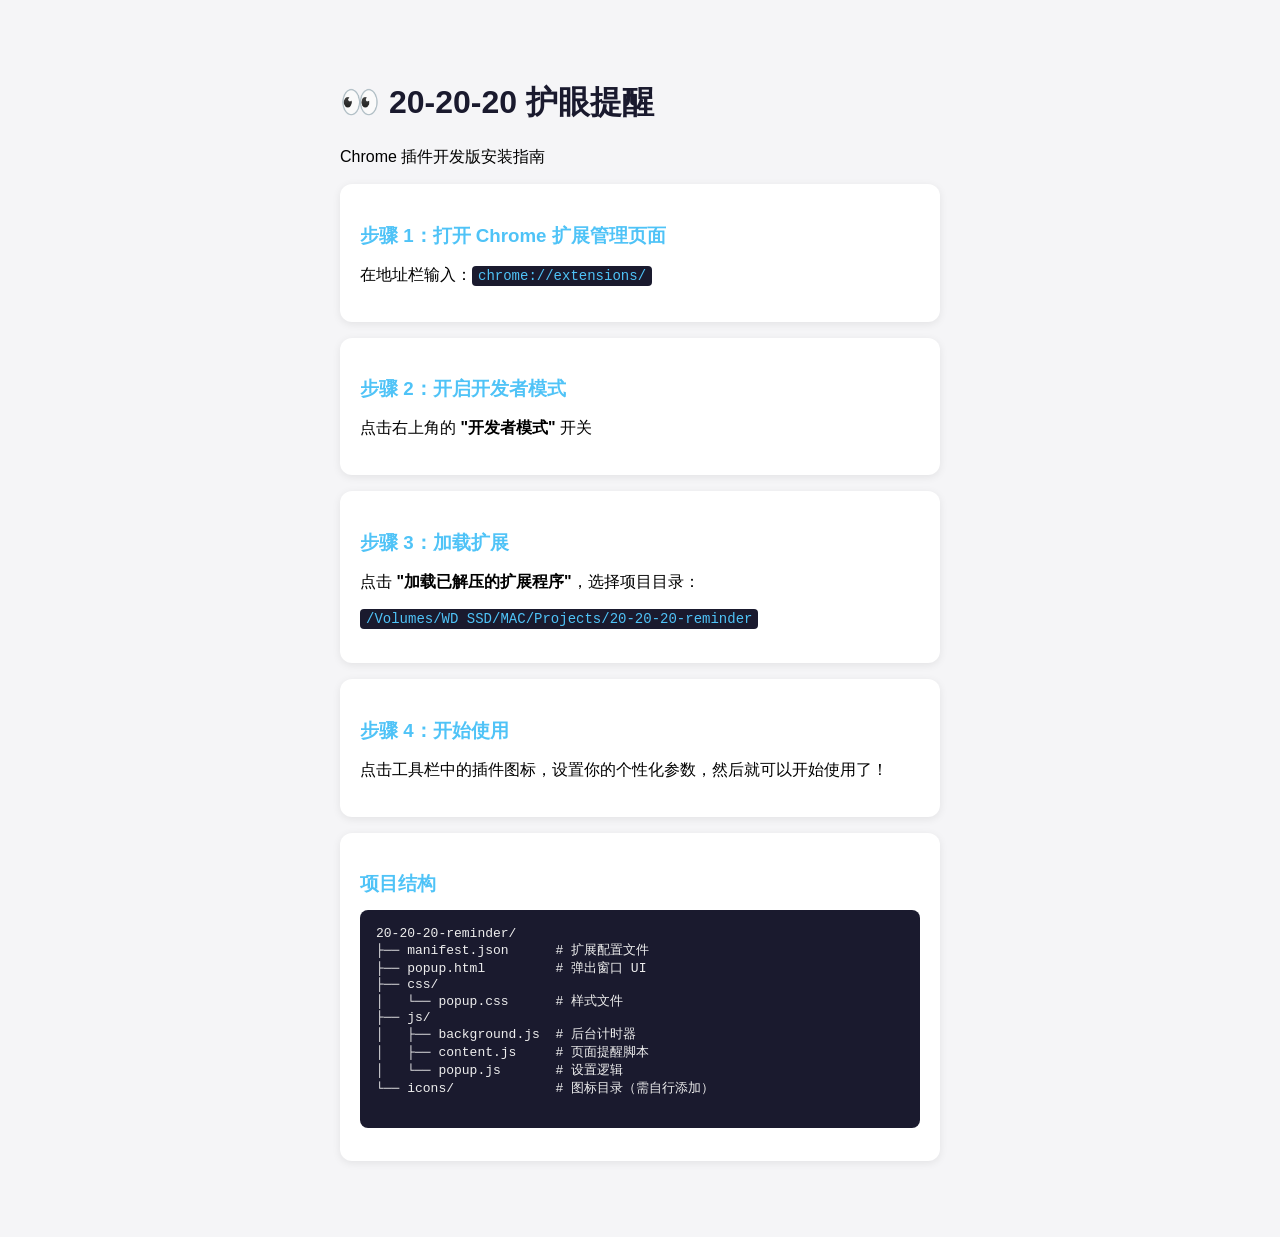
<file: extension/index.html>
<!DOCTYPE html>
<html>
<head>
  <meta charset="UTF-8">
  <title>20-20-20 Eye Break - 安装说明</title>
  <style>
    body {
      font-family: -apple-system, BlinkMacSystemFont, 'Segoe UI', Roboto, sans-serif;
      max-width: 600px;
      margin: 40px auto;
      padding: 20px;
      background: #f5f5f7;
    }
    h1 { color: #1a1a2e; }
    .step {
      background: white;
      padding: 20px;
      margin: 16px 0;
      border-radius: 12px;
      box-shadow: 0 2px 8px rgba(0,0,0,0.08);
    }
    .step h3 { color: #4fc3f7; margin-bottom: 8px; }
    code {
      background: #1a1a2e;
      color: #4fc3f7;
      padding: 2px 6px;
      border-radius: 4px;
      font-size: 14px;
    }
  </style>
</head>
<body>
  <h1>👀 20-20-20 护眼提醒</h1>
  <p>Chrome 插件开发版安装指南</p>

  <div class="step">
    <h3>步骤 1：打开 Chrome 扩展管理页面</h3>
    <p>在地址栏输入：<code>chrome://extensions/</code></p>
  </div>

  <div class="step">
    <h3>步骤 2：开启开发者模式</h3>
    <p>点击右上角的 <strong>"开发者模式"</strong> 开关</p>
  </div>

  <div class="step">
    <h3>步骤 3：加载扩展</h3>
    <p>点击 <strong>"加载已解压的扩展程序"</strong>，选择项目目录：</p>
    <p><code>/Volumes/WD SSD/MAC/Projects/20-20-20-reminder</code></p>
  </div>

  <div class="step">
    <h3>步骤 4：开始使用</h3>
    <p>点击工具栏中的插件图标，设置你的个性化参数，然后就可以开始使用了！</p>
  </div>

  <div class="step">
    <h3>项目结构</h3>
    <pre style="background: #1a1a2e; color: #eee; padding: 16px; border-radius: 8px; overflow-x: auto;">
20-20-20-reminder/
├── manifest.json      # 扩展配置文件
├── popup.html         # 弹出窗口 UI
├── css/
│   └── popup.css      # 样式文件
├── js/
│   ├── background.js  # 后台计时器
│   ├── content.js     # 页面提醒脚本
│   └── popup.js       # 设置逻辑
└── icons/             # 图标目录（需自行添加）
    </pre>
  </div>
</body>
</html>
</file>
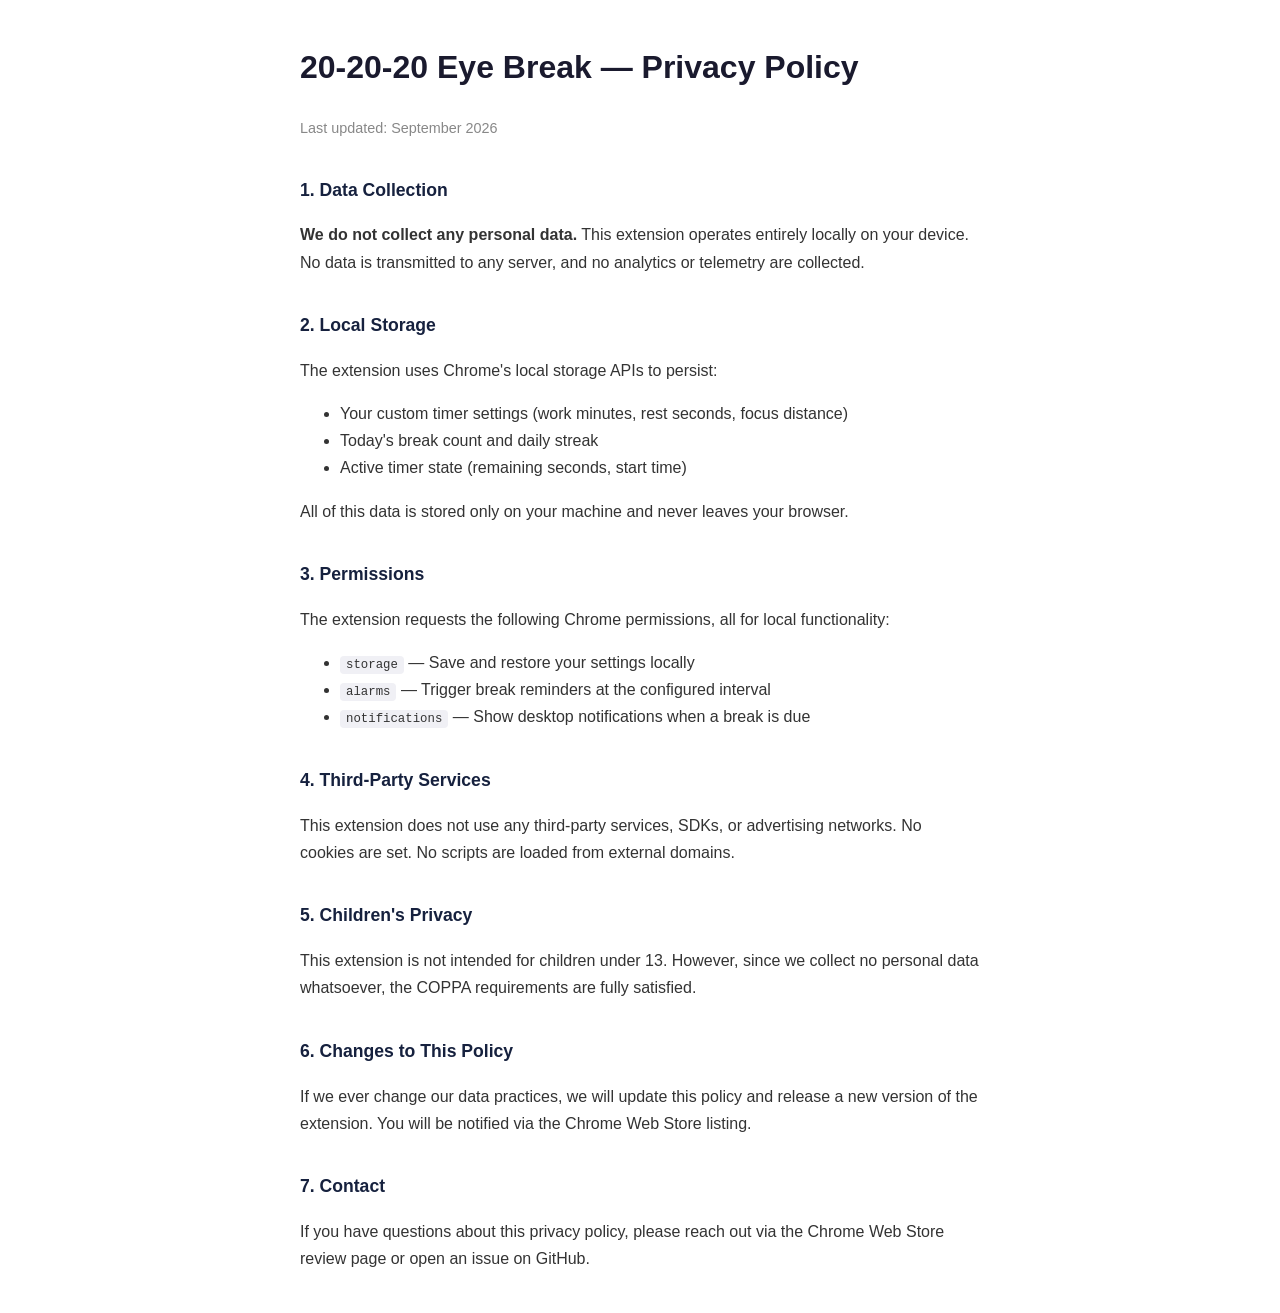
<file: assets/privacy_policy.html>
<!DOCTYPE html>
<html lang="en">
<head>
  <meta charset="UTF-8">
  <meta name="viewport" content="width=device-width, initial-scale=1.0">
  <title>20-20-20 Eye Break — Privacy Policy</title>
  <style>
    body { font-family: -apple-system, BlinkMacSystemFont, 'Segoe UI', sans-serif; max-width: 680px; margin: 40px auto; padding: 0 20px; color: #333; line-height: 1.7; }
    h1 { color: #1a1a2e; }
    h2 { color: #16213e; margin-top: 2em; font-size: 1.1em; }
    .date { color: #888; font-size: 0.9em; }
    code { background: #f0f0f5; padding: 2px 6px; border-radius: 4px; font-size: 0.95em; }
  </style>
</head>
<body>
  <h1>20-20-20 Eye Break — Privacy Policy</h1>
  <p class="date">Last updated: September 2026</p>

  <h2>1. Data Collection</h2>
  <p><strong>We do not collect any personal data.</strong> This extension operates entirely locally on your device. No data is transmitted to any server, and no analytics or telemetry are collected.</p>

  <h2>2. Local Storage</h2>
  <p>The extension uses Chrome's local storage APIs to persist:</p>
  <ul>
    <li>Your custom timer settings (work minutes, rest seconds, focus distance)</li>
    <li>Today's break count and daily streak</li>
    <li>Active timer state (remaining seconds, start time)</li>
  </ul>
  <p>All of this data is stored only on your machine and never leaves your browser.</p>

  <h2>3. Permissions</h2>
  <p>The extension requests the following Chrome permissions, all for local functionality:</p>
  <ul>
    <li><code>storage</code> — Save and restore your settings locally</li>
    <li><code>alarms</code> — Trigger break reminders at the configured interval</li>
    <li><code>notifications</code> — Show desktop notifications when a break is due</li>
  </ul>

  <h2>4. Third-Party Services</h2>
  <p>This extension does not use any third-party services, SDKs, or advertising networks. No cookies are set. No scripts are loaded from external domains.</p>

  <h2>5. Children's Privacy</h2>
  <p>This extension is not intended for children under 13. However, since we collect no personal data whatsoever, the COPPA requirements are fully satisfied.</p>

  <h2>6. Changes to This Policy</h2>
  <p>If we ever change our data practices, we will update this policy and release a new version of the extension. You will be notified via the Chrome Web Store listing.</p>

  <h2>7. Contact</h2>
  <p>If you have questions about this privacy policy, please reach out via the Chrome Web Store review page or open an issue on GitHub.</p>
</body>
</html>
</file>
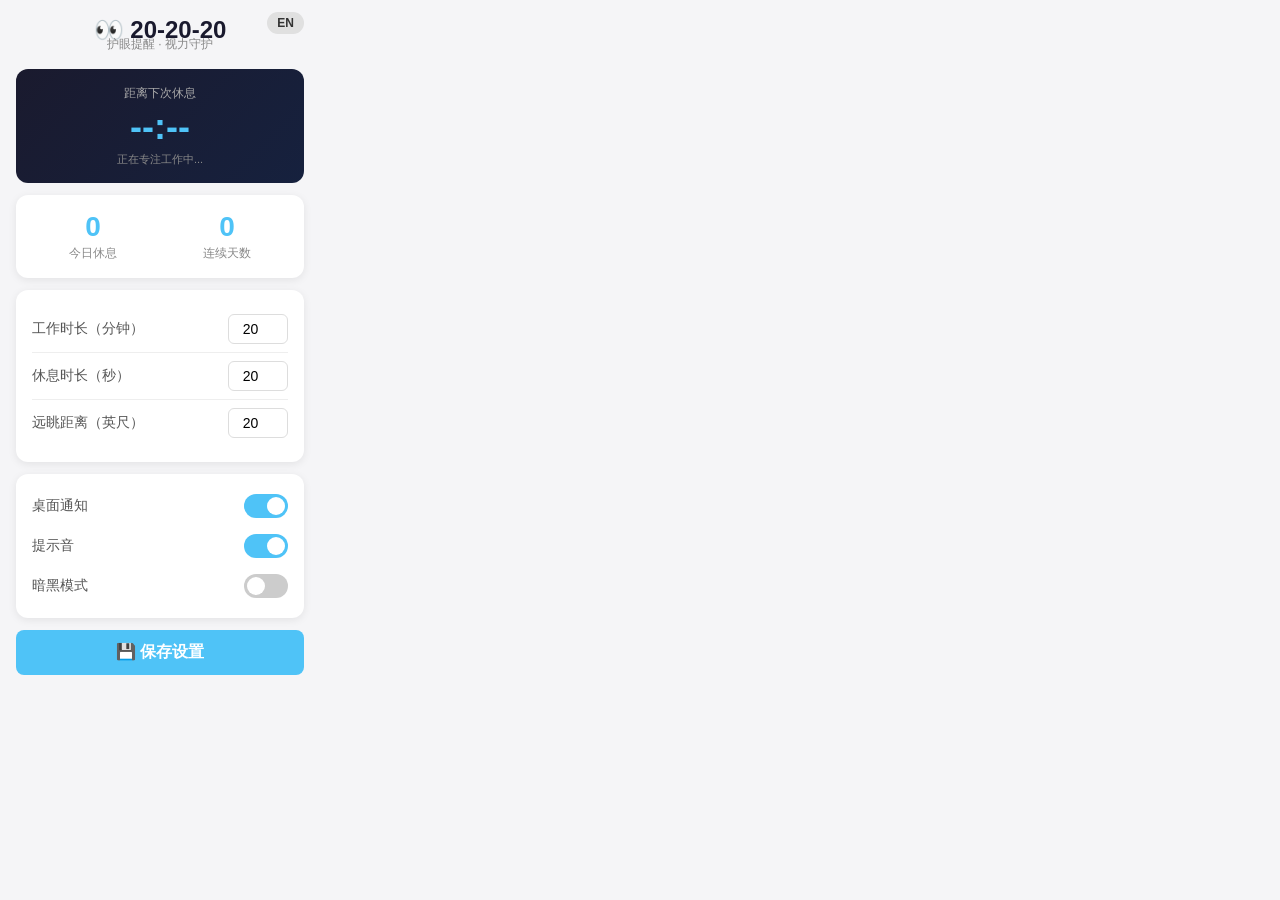
<file: extension/popup.html>
<!DOCTYPE html>
<html>
<head>
  <meta charset="UTF-8">
  <title>20-20-20 Eye Break</title>
  <link rel="stylesheet" href="css/popup.css">
</head>
<body>
  <div class="container">
    <header class="popup-header">
      <h1>👀 20-20-20</h1>
      <p class="subtitle" id="subtitle">护眼提醒 · 视力守护</p>
      <button id="lang-toggle" class="lang-toggle" title="Switch to English">EN</button>
    </header>

    <!-- 倒计时状态 -->
    <div class="countdown-card" id="countdown-card">
      <div class="countdown-label" data-i18n="countdownLabel">距离下次休息</div>
      <div class="countdown-value" id="countdown-value">--:--</div>
      <div class="countdown-hint" data-i18n="countdownHintWorking">正在专注工作中...</div>
    </div>

    <!-- 统计卡片 -->
    <div class="stats-card">
      <div class="stat-item">
        <span class="stat-value" id="today-count">0</span>
        <span class="stat-label" data-i18n="statToday">今日休息</span>
      </div>
      <div class="stat-item">
        <span class="stat-value" id="streak">0</span>
        <span class="stat-label" data-i18n="statStreak">连续天数</span>
      </div>
    </div>

    <!-- 设置区域 -->
    <div class="settings">
      <div class="setting-row">
        <label data-i18n="settingWork">工作时长（分钟）</label>
        <input type="number" id="work-minutes" value="20" min="1" max="120">
      </div>
      <div class="setting-row">
        <label data-i18n="settingRest">休息时长（秒）</label>
        <input type="number" id="rest-seconds" value="20" min="5" max="120">
      </div>
      <div class="setting-row">
        <label data-i18n="settingDistance">远眺距离（英尺）</label>
        <input type="number" id="focus-distance" value="20" min="10" max="100">
      </div>
    </div>

    <!-- 开关 -->
    <div class="toggles">
      <div class="toggle-row">
        <span data-i18n="toggleNotification">桌面通知</span>
        <label class="switch">
          <input type="checkbox" id="enable-notification" checked>
          <span class="slider"></span>
        </label>
      </div>
      <div class="toggle-row">
        <span data-i18n="toggleSound">提示音</span>
        <label class="switch">
          <input type="checkbox" id="enable-sound" checked>
          <span class="slider"></span>
        </label>
      </div>
      <div class="toggle-row">
        <span data-i18n="toggleDarkMode">暗黑模式</span>
        <label class="switch">
          <input type="checkbox" id="dark-mode">
          <span class="slider"></span>
        </label>
      </div>
      <!-- <div class="toggle-row">
        <span>显示赞助推荐</span>
        <label class="switch">
          <input type="checkbox" id="show-sponsor" checked>
          <span class="slider"></span>
        </label>
      </div> -->
    </div>

    <button id="save-btn" class="save-btn" data-i18n="saveButton">💾 保存设置</button>

    <!-- <div class="sponsor-card">
      <div class="sponsor-label">👁️ 护眼好物推荐</div>
      <a class="sponsor-link" href="#" target="_blank" rel="noopener noreferrer sponsored">
        <span class="sponsor-product">屏幕挂灯 · 护眼台灯</span>
        <span class="sponsor-arrow">→</span>
      </a>
      <div class="sponsor-hint">点击了解，支持我们继续开发</div>
    </div> -->
  </div>

  <script src="js/popup.js"></script>
</body>
</html>
</file>
<file: extension/css/popup.css>
* {
  margin: 0;
  padding: 0;
  box-sizing: border-box;
}

body {
  width: 320px;
  font-family: -apple-system, BlinkMacSystemFont, 'Segoe UI', Roboto, sans-serif;
  padding: 16px;
  background: #f5f5f7;
  color: #333;
}

.container {
  display: flex;
  flex-direction: column;
  gap: 12px;
}

h1 {
  font-size: 24px;
  text-align: center;
  color: #1a1a2e;
}

.subtitle {
  text-align: center;
  font-size: 12px;
  color: #888;
  margin-top: -8px;
  margin-bottom: 4px;
}

/* 倒计时卡片 */
.countdown-card {
  background: linear-gradient(135deg, #1a1a2e 0%, #16213e 100%);
  border-radius: 12px;
  padding: 16px;
  text-align: center;
  color: white;
}

.countdown-label {
  font-size: 12px;
  color: #aaa;
  margin-bottom: 4px;
}

.countdown-value {
  font-size: 36px;
  font-weight: 700;
  color: #4fc3f7;
  font-variant-numeric: tabular-nums;
}

.countdown-hint {
  font-size: 11px;
  color: #888;
  margin-top: 4px;
}

.stats-card {
  display: flex;
  gap: 12px;
  background: #fff;
  border-radius: 12px;
  padding: 16px;
  box-shadow: 0 2px 8px rgba(0,0,0,0.08);
}

.stat-item {
  flex: 1;
  text-align: center;
}

.stat-value {
  display: block;
  font-size: 28px;
  font-weight: 700;
  color: #4fc3f7;
}

.stat-label {
  font-size: 12px;
  color: #888;
}

.settings {
  background: #fff;
  border-radius: 12px;
  padding: 16px;
  box-shadow: 0 2px 8px rgba(0,0,0,0.08);
}

.setting-row {
  display: flex;
  justify-content: space-between;
  align-items: center;
  padding: 8px 0;
}

.setting-row:not(:last-child) {
  border-bottom: 1px solid #eee;
}

.setting-row label {
  font-size: 14px;
  color: #555;
}

.setting-row input {
  width: 60px;
  padding: 6px 8px;
  border: 1px solid #ddd;
  border-radius: 6px;
  font-size: 14px;
  text-align: center;
}

.toggles {
  background: #fff;
  border-radius: 12px;
  padding: 12px 16px;
  box-shadow: 0 2px 8px rgba(0,0,0,0.08);
}

.toggle-row {
  display: flex;
  justify-content: space-between;
  align-items: center;
  padding: 8px 0;
}

.toggle-row span {
  font-size: 14px;
  color: #555;
}

/* Switch 样式 */
.switch {
  position: relative;
  display: inline-block;
  width: 44px;
  height: 24px;
}

.switch input {
  opacity: 0;
  width: 0;
  height: 0;
}

.slider {
  position: absolute;
  cursor: pointer;
  top: 0;
  left: 0;
  right: 0;
  bottom: 0;
  background-color: #ccc;
  transition: .3s;
  border-radius: 24px;
}

.slider:before {
  position: absolute;
  content: "";
  height: 18px;
  width: 18px;
  left: 3px;
  bottom: 3px;
  background-color: white;
  transition: .3s;
  border-radius: 50%;
}

input:checked + .slider {
  background-color: #4fc3f7;
}

input:checked + .slider:before {
  transform: translateX(20px);
}

.save-btn {
  width: 100%;
  padding: 12px;
  background: #4fc3f7;
  color: white;
  border: none;
  border-radius: 8px;
  font-size: 16px;
  font-weight: 600;
  cursor: pointer;
  transition: background 0.2s;
}

.save-btn:hover {
  background: #29b6f6;
}

/* 赞助区 */
.sponsor-card {
  background: #fff;
  border-radius: 12px;
  padding: 12px 16px;
  box-shadow: 0 2px 8px rgba(0,0,0,0.08);
}

.sponsor-label {
  font-size: 11px;
  color: #888;
  margin-bottom: 8px;
  text-align: center;
}

.sponsor-link {
  display: flex;
  align-items: center;
  justify-content: space-between;
  padding: 8px 12px;
  background: linear-gradient(135deg, #4fc3f7 0%, #29b6f6 100%);
  border-radius: 8px;
  color: white;
  text-decoration: none;
  font-size: 13px;
  font-weight: 600;
  transition: transform 0.15s, box-shadow 0.15s;
}

.sponsor-link:hover {
  transform: translateY(-1px);
  box-shadow: 0 4px 12px rgba(79,195,247,0.4);
}

.sponsor-arrow {
  font-size: 16px;
  opacity: 0.8;
}

.sponsor-hint {
  font-size: 10px;
  color: #aaa;
  text-align: center;
  margin-top: 6px;
}

/* 暗黑模式 */
body.dark {
  background: #1a1a2e;
  color: #eee;
}

body.dark h1 {
  color: #eee;
}

body.dark .stats-card,
body.dark .settings,
body.dark .toggles {
  background: #16213e;
  box-shadow: 0 2px 8px rgba(0,0,0,0.3);
}

body.dark .setting-row label,
body.dark .toggle-row span {
  color: #bbb;
}

body.dark .setting-row:not(:last-child) {
  border-bottom-color: #2a2a4a;
}

body.dark .setting-row input {
  background: #0f3460;
  border-color: #2a2a4a;
  color: #eee;
}

body.dark .sponsor-card {
  background: #16213e;
}

body.dark .sponsor-hint {
  color: #666;
}

/* 头部和语言切换 */
.popup-header {
  position: relative;
  text-align: center;
}

.popup-header h1 {
  margin-top: 0;
}

.lang-toggle {
  position: absolute;
  top: -4px;
  right: 0;
  background: #e0e0e0;
  color: #333;
  border: none;
  border-radius: 12px;
  padding: 4px 10px;
  font-size: 12px;
  font-weight: 600;
  cursor: pointer;
  transition: background 0.2s, color 0.2s;
}

.lang-toggle:hover {
  background: #4fc3f7;
  color: #fff;
}

body.dark .lang-toggle {
  background: #0f3460;
  color: #eee;
}

body.dark .lang-toggle:hover {
  background: #4fc3f7;
  color: #1a1a2e;
}
</file>
